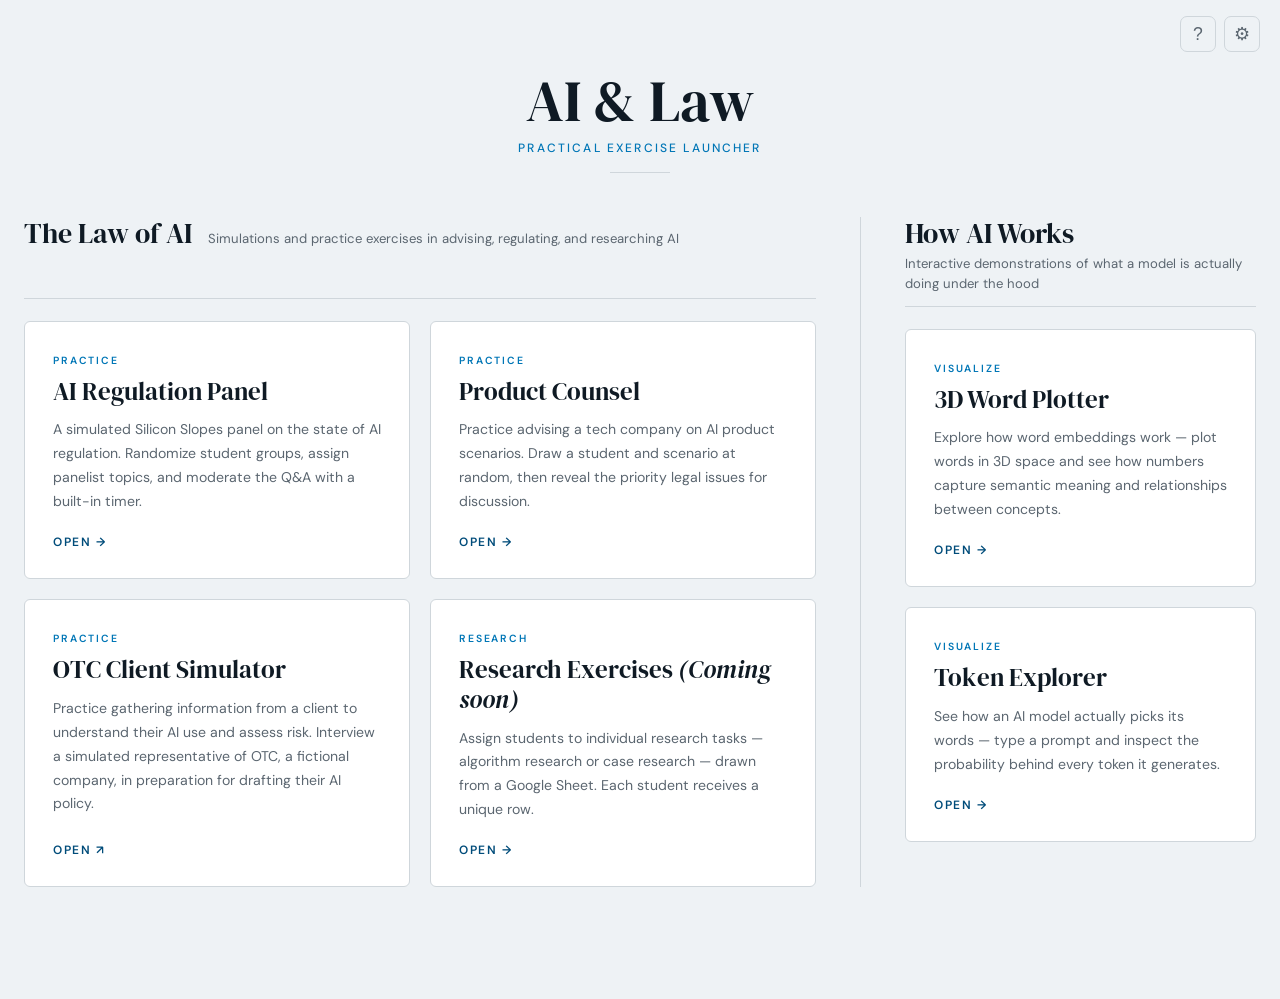
<file: _preview-vertical.html>
<!DOCTYPE html>
<html lang="en">
<head>
<meta charset="utf-8">
<meta name="viewport" content="width=device-width, initial-scale=1">
<title>AI &amp; Law · vertical split preview</title>
<link rel="stylesheet" href="styles.css">
<style>
  /* ── PREVIEW ONLY: vertical (side-by-side) split ── */
  .exercise-columns { width: 100%; }

  @media (min-width: 1000px) {
    .exercise-columns {
      display: grid;
      grid-template-columns: 2fr 1fr;
      gap: 44px;
      align-items: start;
    }
    .exercise-group + .exercise-group { margin-top: 0; }
    .group-mechanics {
      border-left: 1px solid var(--border);
      padding-left: 44px;
    }
    /* keep both card grids starting at the same y even when one description wraps */
    .exercise-columns .group-head {
      min-height: 82px;
      align-content: start;
    }
    .exercise-columns .exercise-grid { grid-template-columns: repeat(2, 1fr); }
    .group-mechanics .exercise-grid { grid-template-columns: 1fr; }
  }
</style>
</head>
<body>

<div id="home-screen">
  <div style="position:absolute;top:16px;right:20px;display:flex;gap:8px;">
    <button class="settings-btn-light" title="Keyboard shortcuts (?)">?</button>
    <button class="settings-btn-light" title="Appearance settings (S)">⚙</button>
  </div>
  <div class="home-wordmark">AI &amp; Law</div>
  <div class="home-subtitle">Practical Exercise Launcher</div>
  <hr class="home-rule">

  <div class="exercise-columns">
    <section class="exercise-group">
      <header class="group-head">
        <h2 class="group-title">The Law of AI</h2>
        <span class="group-desc">Simulations and practice exercises in advising, regulating, and researching AI</span>
      </header>

      <div class="exercise-grid">
        <div class="exercise-card">
          <div class="exercise-card-eyebrow">Practice</div>
          <div class="exercise-card-title">AI Regulation Panel</div>
          <div class="exercise-card-desc">A simulated Silicon Slopes panel on the state of AI regulation. Randomize student groups, assign panelist topics, and moderate the Q&amp;A with a built-in timer.</div>
          <div class="exercise-card-arrow">Open →</div>
        </div>
        <div class="exercise-card">
          <div class="exercise-card-eyebrow">Practice</div>
          <div class="exercise-card-title">Product Counsel</div>
          <div class="exercise-card-desc">Practice advising a tech company on AI product scenarios. Draw a student and scenario at random, then reveal the priority legal issues for discussion.</div>
          <div class="exercise-card-arrow">Open →</div>
        </div>
        <div class="exercise-card">
          <div class="exercise-card-eyebrow">Practice</div>
          <div class="exercise-card-title">OTC Client Simulator</div>
          <div class="exercise-card-desc">Practice gathering information from a client to understand their AI use and assess risk. Interview a simulated representative of OTC, a fictional company, in preparation for drafting their AI policy.</div>
          <div class="exercise-card-arrow">Open ↗</div>
        </div>
        <div class="exercise-card">
          <div class="exercise-card-eyebrow">Research</div>
          <div class="exercise-card-title">Research Exercises <i>(Coming soon)</i></div>
          <div class="exercise-card-desc">Assign students to individual research tasks — algorithm research or case research — drawn from a Google Sheet. Each student receives a unique row.</div>
          <div class="exercise-card-arrow">Open →</div>
        </div>
      </div>
    </section>

    <section class="exercise-group group-mechanics">
      <header class="group-head">
        <h2 class="group-title">How AI Works</h2>
        <span class="group-desc">Interactive demonstrations of what a model is actually doing under the hood</span>
      </header>

      <div class="exercise-grid">
        <div class="exercise-card">
          <div class="exercise-card-eyebrow">Visualize</div>
          <div class="exercise-card-title">3D Word Plotter</div>
          <div class="exercise-card-desc">Explore how word embeddings work — plot words in 3D space and see how numbers capture semantic meaning and relationships between concepts.</div>
          <div class="exercise-card-arrow">Open →</div>
        </div>
        <div class="exercise-card">
          <div class="exercise-card-eyebrow">Visualize</div>
          <div class="exercise-card-title">Token Explorer</div>
          <div class="exercise-card-desc">See how an AI model actually picks its words — type a prompt and inspect the probability behind every token it generates.</div>
          <div class="exercise-card-arrow">Open →</div>
        </div>
      </div>
    </section>
  </div>
</div>

</body>
</html>
</file>
<file: styles.css>
@import url('https://fonts.googleapis.com/css2?family=DM+Serif+Display:ital@0;1&family=DM+Sans:wght@400;500;600&display=swap');

*, *::before, *::after { box-sizing: border-box; margin: 0; padding: 0; }
html { scroll-padding-top: 80px; }

/* ── ROOT VARIABLES (default: Honolulu Blue — keep in step with BUILTIN_SCHEMES[0] in app.js) ── */
:root {
  --font: 'DM Sans', -apple-system, BlinkMacSystemFont, 'Segoe UI', sans-serif;
  --serif: 'DM Serif Display', Georgia, serif;
  --bg: #eef2f5;
  --header: #0076b6;
  --header-text: #ffffff;
  --accent: #b0b7bc;
  --accent-hover: #9aa2a8;
  --link: #004c7a;   /* accent used as text; Honolulu's gray accent is too light to read on cards */
  --card: #ffffff;
  --card-shadow: 0 2px 8px rgba(0,0,0,0.10);
  --text: #0f1a24;
  --muted: #5b6670;
  --border: #cfd6db;
  --btn-secondary-bg: #dde3e7;
  --btn-primary-text: #1e2533;   /* dark text on the light gray accent */
  --radius: 8px;
  --gold: #0076b6;
  --green: #2d6a4f;
  --green-light: #eaf3ee;
  --danger: #dc2626;
  --success: #16a34a;
  --warning-bg: #fef9c3;
  --warning-border: #ca8a04;
  --warning-text: #713f12;
  /* Height of the fixed educational-use footer. Every full-viewport layout below
     subtracts this, so changing it here keeps all of them in step. */
  --disclaimer-h: 32px;
}

body {
  font-family: var(--font);
  background: var(--bg);
  color: var(--text);
  min-height: 100vh;
  padding-bottom: var(--disclaimer-h);
}

/* ── GLOBAL UTILITIES ── */
.hidden { display: none !important; }
.app-wrapper { min-height: calc(100vh - var(--disclaimer-h)); }

/* ── GLOBAL DISCLAIMER FOOTER ── */
#global-disclaimer {
  position: fixed;
  left: 0;
  right: 0;
  bottom: 0;
  z-index: 60;
  display: flex;
  align-items: center;
  justify-content: center;
  gap: 6px;
  height: var(--disclaimer-h);
  padding: 0 14px;
  border-top: 1px solid rgba(255, 255, 255, 0.14);
  background: var(--header);
  color: rgba(255, 255, 255, 0.74);
  font-size: 0.72rem;
  line-height: 1.3;
  text-align: center;
}
#global-disclaimer strong { color: rgba(255, 255, 255, 0.95); font-weight: 600; }
#global-disclaimer .disclaimer-sep { opacity: 0.4; }
#global-disclaimer .disclaimer-link { color: rgba(255, 255, 255, 0.95); text-underline-offset: 2px; }
@media (max-width: 640px) {
  :root { --disclaimer-h: 44px; }
  #global-disclaimer { font-size: 0.66rem; }
  #global-disclaimer .disclaimer-sep,
  #global-disclaimer .disclaimer-link { display: none; } /* a third line would overflow the 44px footer */
  #global-disclaimer { flex-wrap: wrap; gap: 0 6px; }
}

/* ── LANDING SCREEN ── */
#home-screen {
  min-height: calc(100vh - var(--disclaimer-h));
  display: flex;
  flex-direction: column;
  align-items: center;
  padding: 72px 24px 80px;
  position: relative;
}

.settings-btn-light {
  width: 36px; height: 36px;
  border-radius: 7px;
  border: 1px solid var(--border);
  background: transparent;
  color: var(--muted);
  font-size: 1.1rem;
  cursor: pointer;
  display: flex; align-items: center; justify-content: center;
  transition: background 0.15s, border-color 0.15s, color 0.15s;
}
.settings-btn-light:hover {
  background: var(--card);
  border-color: var(--muted);
  color: var(--text);
}

.home-wordmark {
  font-family: var(--serif);
  font-size: clamp(2.4rem, 6vw, 3.6rem);
  font-weight: 400;
  color: var(--text);
  line-height: 1;
  text-align: center;
}

.home-subtitle {
  font-size: 0.75rem;
  font-weight: 500;
  letter-spacing: 0.18em;
  text-transform: uppercase;
  color: var(--gold);
  margin-top: 10px;
  text-align: center;
}

.home-rule {
  border: none;
  border-top: 1px solid var(--border);
  width: 60px;
  margin: 16px auto 44px;
}

/* ── LANDING GROUPS (Law of AI vs. AI in Legal Practice) ── */
.exercise-group {
  width: 100%;
  align-self: stretch;
}

.exercise-group + .exercise-group {
  margin-top: 52px;
}

.group-head {
  display: flex;
  flex-wrap: wrap;
  align-items: baseline;
  gap: 4px 16px;
  padding-bottom: 12px;
  margin-bottom: 22px;
  border-bottom: 1px solid var(--border);
}

.group-title {
  font-family: var(--serif);
  font-size: 1.75rem;
  font-weight: 400;
  line-height: 1.2;
  color: var(--text);
}

.group-desc {
  font-size: 0.82rem;
  line-height: 1.5;
  color: var(--muted);
}

.exercise-grid {
  display: grid;
  grid-template-columns: repeat(2, 1fr);
  gap: 20px;
  width: 100%;
  align-self: stretch;
}

@media (min-width: 700px) {
  .exercise-grid {
    grid-template-columns: repeat(3, 1fr);
  }
}

@media (min-width: 1000px) {
  .exercise-grid {
    grid-template-columns: repeat(4, 1fr);
  }
}

.exercise-card {
  background: var(--card);
  border: 1px solid var(--border);
  border-radius: 6px;
  padding: 32px 28px 28px;
  cursor: pointer;
  transition: box-shadow 0.18s, border-color 0.18s, transform 0.12s;
  display: flex;
  flex-direction: column;
  text-align: left;
  text-decoration: none;
  color: inherit;
}

.exercise-card:hover {
  box-shadow: 0 4px 20px rgba(0,0,0,0.13);
  border-color: var(--accent);
  transform: translateY(-2px);
}

.exercise-card-eyebrow {
  font-size: 0.65rem;
  font-weight: 600;
  letter-spacing: 0.18em;
  text-transform: uppercase;
  color: var(--gold);
  margin-bottom: 10px;
}

.exercise-card-title {
  font-family: var(--serif);
  font-size: 1.55rem;
  font-weight: 400;
  color: var(--text);
  margin-bottom: 12px;
  line-height: 1.2;
}

.exercise-card-desc {
  font-size: 0.88rem;
  line-height: 1.7;
  color: var(--muted);
  flex: 1;
}

.exercise-card-arrow {
  margin-top: 20px;
  font-size: 0.75rem;
  font-weight: 600;
  letter-spacing: 0.14em;
  text-transform: uppercase;
  color: var(--link);
}

/* Card with a secondary link beside the primary "Open" action */
.exercise-card-footer {
  margin-top: 20px;
  display: flex;
  justify-content: space-between;
  align-items: baseline;
  gap: 12px;
  flex-wrap: wrap;
}

.exercise-card-footer .exercise-card-arrow {
  margin-top: 0;
  text-decoration: none;
}

.exercise-card-source {
  font-size: 0.75rem;
  color: var(--muted);
  text-decoration: underline;
  text-underline-offset: 3px;
}

.exercise-card-source:hover {
  color: var(--link);
}

/* ── SHARED HEADER BAR ──
   Painted in the theme's header color. The text/muted/border tokens are
   re-pointed at --header-text inside the bar so every control in it
   (title, icon buttons, nav label, IOF tools) stays legible on it. */
.mod-header-bar {
  --text: var(--header-text);
  --muted: color-mix(in srgb, var(--header-text) 68%, transparent);
  --border: color-mix(in srgb, var(--header-text) 28%, transparent);
  --btn-secondary-bg: color-mix(in srgb, var(--header-text) 14%, transparent);
  background: var(--header);
  color: var(--text);
  border-bottom: 2px solid var(--accent);
  padding: 11px 24px;
  display: flex;
  align-items: center;
  justify-content: space-between;
  position: sticky;
  top: 0;
  z-index: 100;
  box-shadow: 0 2px 8px rgba(0,0,0,0.07);
}

.header-left { display: flex; align-items: center; gap: 10px; }
.header-title { font-size: 1.05rem; font-weight: 700; color: var(--text); }
.header-subtitle { font-size: 0.73rem; color: var(--muted); margin-top: 2px; letter-spacing: 0.04em; text-transform: uppercase; }
.header-right { display: flex; gap: 8px; align-items: center; }
.header-nav { display: flex; align-items: center; gap: 6px; }

.header-btn {
  width: 34px; height: 34px;
  border-radius: 6px;
  border: 1.5px solid var(--border);
  background: transparent;
  color: var(--text);
  font-size: 1rem;
  font-weight: 600;
  cursor: pointer;
  display: flex; align-items: center; justify-content: center;
  transition: background 0.15s, border-color 0.15s;
  flex-shrink: 0;
  user-select: none;
  line-height: 1;
}
.header-btn:hover { background: var(--btn-secondary-bg); border-color: var(--muted); }
.header-btn:disabled { opacity: 0.3; cursor: not-allowed; }
.header-btn:disabled:hover { background: transparent; border-color: var(--border); }

/* ── SHARED FORM CONTROLS ── */
label { font-size: 0.9rem; font-weight: 600; color: var(--muted); display: block; margin-bottom: 6px; }
input[type="text"], input[type="number"] {
  border: 1px solid var(--border);
  border-radius: 6px;
  padding: 8px 12px;
  font-size: 1rem;
  font-family: var(--font);
  color: var(--text);
  background: var(--card);
  outline: none;
  transition: border-color 0.15s;
}
input[type="text"]:focus, input[type="number"]:focus { border-color: var(--accent); }
input[type="number"] { width: 72px; text-align: center; }

/* ── SHARED BUTTONS ── */
.btn {
  display: inline-flex;
  align-items: center;
  gap: 6px;
  padding: 10px 20px;
  border-radius: 6px;
  border: none;
  font-size: 0.95rem;
  font-family: var(--font);
  font-weight: 600;
  cursor: pointer;
  transition: background 0.15s, opacity 0.15s;
  text-decoration: none;
}
/* Button roles — pick by what the button does, not how prominent it should feel:
   .btn-primary   the one action that moves the screen forward (Start, Submit, Generate,
                  Save & Push). At most one per screen, or per self-contained card (a
                  settings section, the presentation timer).
   .btn-secondary supporting form actions (Create Groups, Assign, Quick Fill, Add, Clear, Reset).
   .btn-ghost     tool and view controls on presentation screens (Export, Copy link, Reset
                  view, sample-data toggles, Show issues) — quiet so they don't pull focus.
   .btn-danger    permanent deletion only. */
.btn-primary { background: var(--accent); color: var(--btn-primary-text, #fff); }
.btn-primary:hover { background: var(--accent-hover); }
.btn-secondary { background: var(--btn-secondary-bg); color: var(--text); }
.btn-secondary:hover { filter: brightness(0.92); }
.btn-ghost { background: transparent; border: 1px solid var(--border); color: var(--muted); }
.btn-ghost:hover { color: var(--text); border-color: var(--muted); }
.btn-danger { background: var(--danger); color: #fff; }
.btn-danger:hover { background: #b91c1c; }
.btn:disabled { opacity: 0.45; cursor: not-allowed; }
.btn-sm { padding: 7px 14px; font-size: 0.85rem; }
.btn-row { display: flex; gap: 10px; flex-wrap: wrap; align-items: center; margin-top: 16px; }

/* ── SHARED MODAL ── */
.modal-overlay {
  display: none;
  position: fixed;
  inset: 0;
  background: rgba(0,0,0,0.5);
  z-index: 500;
  align-items: center;
  justify-content: center;
}
.modal-overlay.open { display: flex; }
.modal-box {
  background: var(--card);
  box-shadow: var(--card-shadow);
  border-radius: 10px;
  padding: 32px;
  max-width: 560px;
  width: 90%;
  max-height: 85vh;
  overflow-y: auto;
  position: relative;
}
.modal-close {
  position: absolute;
  top: 14px; right: 16px;
  background: none;
  border: none;
  font-size: 1.5rem;
  cursor: pointer;
  color: var(--muted);
  line-height: 1;
}
.modal-close:hover { color: var(--text); }
.modal-box h2 { font-size: 1.3rem; margin-bottom: 18px; color: var(--text); }
.modal-box h3 { font-size: 1rem; font-weight: 700; margin: 16px 0 8px; color: var(--text); }
.modal-box h4 { font-size: 0.78rem; font-weight: 700; text-transform: uppercase; letter-spacing: 0.07em; color: var(--muted); margin: 18px 0 8px; }
.modal-box p { font-size: 0.95rem; line-height: 1.65; color: var(--text); margin-bottom: 10px; }
.modal-box ul { padding-left: 20px; }
.modal-box ul li { font-size: 0.95rem; line-height: 1.65; color: var(--text); margin-bottom: 6px; }

.shortcut-list { list-style: none; padding: 0; margin: 0 0 4px; }
.shortcut-list li { display: flex; align-items: center; gap: 12px; padding: 5px 0; border-bottom: 1px solid var(--border); font-size: 0.9rem; color: var(--text); }
.shortcut-list li:last-child { border-bottom: none; }
.shortcut-list kbd { font-family: monospace; background: var(--bg); border: 1px solid var(--border); border-radius: 4px; padding: 1px 7px; font-size: 0.82rem; min-width: 44px; text-align: center; white-space: nowrap; flex-shrink: 0; color: var(--text); }
.token-help-note {
  margin-top: 10px;
  padding: 10px 12px;
  border-left: 3px solid var(--accent);
  border-radius: 0 5px 5px 0;
  background: var(--bg);
  color: var(--text);
  font-size: 0.84rem;
  line-height: 1.55;
}
.token-help-note strong { color: var(--text); }
.token-help-note a {
  color: var(--link);
  font-weight: 600;
  text-underline-offset: 2px;
}
.token-whitespace-help code {
  padding: 1px 5px;
  border: 1px solid var(--border);
  border-radius: 4px;
  background: var(--bg);
  color: var(--link);
  font-weight: 700;
}
.help-credit { font-size: 0.78rem; color: var(--muted); text-align: center; margin-top: 20px; padding-top: 14px; border-top: 1px solid var(--border); }

/* ── SETTINGS MODAL TABS ── */
.settings-tabs { display: flex; border-bottom: 2px solid var(--border); margin: 0 0 22px; }
.settings-tab {
  background: none; border: none; border-bottom: 3px solid transparent; margin-bottom: -2px;
  padding: 10px 16px; font-size: 0.88rem; font-weight: 600; color: var(--muted);
  cursor: pointer; transition: color 0.15s; white-space: nowrap; font-family: inherit;
}
.settings-tab:hover { color: var(--text); }
.settings-tab.active { color: var(--link); border-bottom-color: var(--accent); }
.settings-tab-panel { display: none; }
.settings-tab-panel.active { display: block; }

/* ── PLOTTER HINT TEXT ── */
.plotter-hint { font-size: 0.8rem; color: var(--muted); margin: 5px 0 0; line-height: 1.4; }

/* ── PANEL EXERCISE STYLES ── */

/* Loading / Error */
#loading-screen {
  display: flex;
  flex-direction: column;
  align-items: center;
  justify-content: center;
  min-height: 60vh;
  gap: 18px;
  position: relative;
}
.spinner {
  width: 48px; height: 48px;
  border: 5px solid var(--border);
  border-top-color: var(--accent);
  border-radius: 50%;
  animation: spin 0.8s linear infinite;
}
@keyframes spin { to { transform: rotate(360deg); } }
.loading-text { color: var(--muted); font-size: 1rem; }

#error-screen {
  display: none;
  flex-direction: column;
  align-items: center;
  justify-content: center;
  min-height: 60vh;
  gap: 16px;
  padding: 32px;
  text-align: center;
  position: relative;
}
.error-icon { font-size: 3rem; }
.error-msg { font-size: 1.05rem; color: var(--danger); max-width: 520px; line-height: 1.6; }
.error-hint { font-size: 0.9rem; color: var(--muted); max-width: 480px; line-height: 1.5; }

/* Screens */
.screen { display: none; }
.screen.active { display: block; }
.counsel-screen { display: none; }
.counsel-screen.active { display: block; }

/* Section cards */
.section-card {
  background: var(--card);
  border-radius: var(--radius);
  box-shadow: var(--card-shadow);
  padding: 24px;
  margin-bottom: 24px;
}
.section-title {
  font-size: 1.1rem;
  font-weight: 700;
  margin-bottom: 16px;
  color: var(--text);
  border-bottom: 2px solid var(--border);
  padding-bottom: 10px;
}

/* Names textarea */
#names-textarea {
  width: 100%;
  min-height: 130px;
  border: 1px solid var(--border);
  border-radius: 6px;
  padding: 10px 12px;
  font-size: 1rem;
  font-family: var(--font);
  color: var(--text);
  background: var(--card);
  resize: vertical;
  outline: none;
  transition: border-color 0.15s;
  line-height: 1.6;
}
#names-textarea:focus { border-color: var(--accent); }
.names-hint { font-size: 0.82rem; color: var(--muted); margin-top: 6px; }

/* Stepper */
.stepper-row { display: flex; align-items: center; gap: 10px; margin-bottom: 4px; }

/* Warnings */
.inline-warning {
  display: none;
  background: var(--warning-bg);
  border: 1px solid var(--warning-border);
  color: var(--warning-text);
  border-radius: 6px;
  padding: 10px 14px;
  font-size: 0.9rem;
  margin-top: 12px;
}
.inline-warning.show { display: block; }

/* ── SHARED LABEL STYLES ── */
/* Caps labels (panel exercise) — theme label color, like the landing-page eyebrows */
.group-card-title, .opening-card-name, .qa-drawn-label, .advanced-subtitle {
  font-size: 0.8rem;
  font-weight: 700;
  text-transform: uppercase;
  letter-spacing: 0.06em;
  color: var(--gold);
}
/* Gold caps labels (dark surfaces — counsel result card) */
.called-label, .scenario-label, .risks-label {
  font-size: 0.65rem;
  font-weight: 600;
  letter-spacing: 0.18em;
  text-transform: uppercase;
  color: var(--gold);
}

/* Groups */
#groups-display { margin-top: 18px; }
.groups-grid {
  display: grid;
  grid-template-columns: repeat(auto-fill, minmax(200px, 1fr));
  gap: 14px;
  margin-top: 10px;
}
.group-card {
  background: transparent;
  border: 1.5px solid var(--accent);
  border-radius: var(--radius);
  padding: 14px;
}
.group-card-title { margin-bottom: 8px; }
.group-member { padding: 6px 0; border-bottom: 1px solid var(--border); font-size: 0.95rem; }
.group-member:last-child { border-bottom: none; }
.group-member-name { font-weight: 600; color: var(--text); }
.group-member-prompt { font-size: 1rem; color: var(--text); margin-top: 4px; line-height: 1.45; }

/* Opening remarks */
.opening-cards { display: flex; flex-direction: column; gap: 14px; }
.opening-card {
  background: transparent;
  border: 1.5px solid var(--accent);
  border-radius: var(--radius);
  padding: 16px;
}
.opening-card-name { margin-bottom: 6px; }
.opening-card-script { font-size: 1.05rem; line-height: 1.65; color: var(--text); }

/* Q&A */
.qa-drawn-card {
  background: transparent;
  border: 1.5px solid var(--accent);
  border-radius: var(--radius);
  padding: 16px;
  margin-top: 14px;
}
.qa-drawn-label { margin-bottom: 6px; }
.qa-drawn-script { font-size: 1.1rem; line-height: 1.65; color: var(--text); }
.qa-exhausted { display: none; text-align: center; color: var(--muted); font-size: 0.95rem; padding: 12px; margin-top: 10px; }
.qa-exhausted.show { display: block; }

/* Question history */
#q-secondary-buttons { margin-top: 16px; }
#q-history-list { display: none; margin-top: 12px; border-top: 1px solid var(--border); padding-top: 12px; }
#q-history-list.show { display: block; }
.history-item { padding: 10px 0; border-bottom: 1px solid var(--border); font-size: 0.9rem; color: var(--muted); line-height: 1.5; }
.history-item:last-child { border-bottom: none; }
.history-num { font-weight: 700; color: var(--text); margin-right: 6px; }

/* Timer */
.collapsible-header { display: flex; align-items: center; justify-content: space-between; cursor: pointer; user-select: none; }
.collapsible-header .toggle-icon { font-size: 0.85rem; color: var(--muted); }
.collapsible-body { display: none; margin-top: 16px; }
.collapsible-body.expanded { display: block; }

.timer-display {
  font-size: 3.5rem;
  font-weight: 700;
  text-align: center;
  font-variant-numeric: tabular-nums;
  color: var(--text);
  margin: 18px 0;
  letter-spacing: 0.03em;
}
.timer-controls { display: flex; flex-direction: column; gap: 14px; align-items: center; }
.timer-mode-row { display: flex; gap: 20px; align-items: center; }
.timer-mode-row label { display: flex; align-items: center; gap: 6px; font-size: 0.95rem; font-weight: 600; color: var(--text); cursor: pointer; margin: 0; }
.timer-countdown-inputs { display: flex; align-items: center; gap: 8px; font-size: 0.95rem; }
.timer-countdown-inputs input[type="number"] { width: 64px; }
.timer-btn-row { display: flex; gap: 10px; }
.timer-warn-row { display: flex; align-items: center; gap: 10px; flex-wrap: wrap; font-size: 0.88rem; color: var(--muted); margin-top: 6px; }
.timer-warn-row input[type="number"] { width: 56px; }
.timer-warn-row label { margin: 0; font-size: 0.88rem; }

@keyframes timer-flash {
  0%, 100% { background: var(--card); }
  50% { background: rgba(220,38,38,0.18); }
}
.timer-flash-active { animation: timer-flash 0.7s ease-in-out 2; }
.timer-flash-done { background: rgba(220,38,38,0.22) !important; }

.warn-entry-row { display:flex; align-items:center; gap:8px; margin-bottom:6px; }
.warn-entry-row label { margin:0; font-size:0.88rem; font-weight:500; color:var(--text); display:flex; align-items:center; gap:4px; cursor:pointer; }
.warn-entry-row input[type="number"] { width:60px; }
.warn-remove-btn { background:none; border:none; cursor:pointer; color:var(--muted); font-size:1rem; padding:2px 5px; line-height:1; }
.warn-remove-btn:hover { color:var(--danger); }

/* Mod nav */
.group-nav-label {
  font-size: 0.88rem;
  font-weight: 600;
  color: var(--muted);
  text-align: center;
  white-space: nowrap;
}

/* Advanced section */
.advanced-subsection { padding: 16px 0; }
.advanced-subsection:first-child { padding-top: 4px; }
.advanced-subtitle { margin-bottom: 12px; }
.advanced-divider { border: none; border-top: 1px solid var(--border); margin: 4px 0; }

/* Settings color controls */
.scheme-row { display: flex; align-items: center; gap: 10px; flex-wrap: wrap; margin-bottom: 16px; }
.scheme-row label { margin: 0; }
.scheme-row select {
  border: 1px solid var(--border);
  border-radius: 6px;
  padding: 7px 10px;
  font-size: 0.95rem;
  font-family: var(--font);
  color: var(--text);
  background: var(--card);
  cursor: pointer;
  outline: none;
}
.color-grid { display: flex; flex-wrap: wrap; gap: 18px; margin-top: 8px; }
.color-row { display: flex; flex-direction: column; align-items: flex-start; gap: 6px; min-width: 100px; }
.color-row label { margin: 0; font-size: 0.85rem; }
.color-row input[type="color"] {
  width: 52px; height: 52px;
  border: 1px solid var(--border);
  border-radius: 6px;
  padding: 2px;
  cursor: pointer;
  background: var(--card);
  display: block;
}
.color-hex-input {
  width: 90px;
  font-size: 0.82rem;
  font-family: monospace;
  padding: 4px 7px;
  border: 1px solid var(--border);
  border-radius: 5px;
  background: var(--card);
  color: var(--text);
  outline: none;
}
.color-hex-input:focus { border-color: var(--accent); }

/* ── COUNSEL EXERCISE STYLES ── */
.counsel-content {
  display: flex;
  flex-direction: column;
  align-items: center;
  padding: 40px 20px 72px;
  width: 100%;
}

#counsel-app .c-card {
  background: var(--card);
  border: 1px solid var(--border);
  border-radius: 4px;
  padding: 24px 28px;
  width: 100%;
  max-width: 640px;
  margin-bottom: 12px;
}

.field-label {
  font-size: 0.7rem;
  font-weight: 600;
  letter-spacing: 0.14em;
  text-transform: uppercase;
  color: var(--muted);
  display: block;
  margin-bottom: 8px;
}

.field-hint {
  font-size: 0.72rem;
  color: var(--muted);
  margin-bottom: 10px;
  display: block;
  line-height: 1.5;
}

.field-hint code {
  background: var(--bg);
  padding: 1px 5px;
  border-radius: 3px;
  font-size: 0.7rem;
  color: var(--link);
}

#counsel-app input[type="text"] {
  width: 100%;
  background: var(--bg);
}

#counsel-app textarea {
  width: 100%;
  min-height: 100px;
  border: 1px solid var(--border);
  border-radius: 3px;
  background: var(--bg);
  font-family: var(--font);
  font-size: 0.95rem;
  color: var(--text);
  resize: vertical;
  outline: none;
  padding: 10px 12px;
  line-height: 1.7;
  transition: border-color 0.15s;
}
#counsel-app textarea:focus { border-color: var(--accent); }
#counsel-app textarea::placeholder { color: #b0a898; }

#csv-status { font-size: 0.75rem; margin-top: 8px; min-height: 18px; color: var(--muted); }
#csv-status.ok { color: var(--green); }
#csv-status.err { color: var(--link); }

.c-btn-row {
  display: flex;
  gap: 10px;
  width: 100%;
  max-width: 640px;
  margin-bottom: 32px;
}



#counsel-result {
  width: 100%;
  max-width: 640px;
  display: none;
}
#counsel-result.visible { display: block; }

.result-card {
  background: var(--card);
  color: var(--text);
  border-radius: 4px;
  padding: 36px 36px 28px;
  position: relative;
  overflow: hidden;
  margin-bottom: 12px;
  box-shadow: var(--card-shadow);
}
.result-card::before {
  content: '';
  position: absolute;
  top: 0; left: 0; right: 0;
  height: 3px;
  background: linear-gradient(90deg, var(--accent), var(--gold));
}

.called-label { margin-bottom: 6px; }
.called-name {
  font-family: var(--serif);
  font-size: clamp(2.2rem, 6vw, 3.4rem);
  line-height: 1.1;
  margin-bottom: 30px;
  animation: rise 0.35s ease both;
}
.scenario-sep { border: none; border-top: 1px solid var(--border); margin-bottom: 22px; }
.scenario-label { margin-bottom: 8px; }
.scenario-title {
  font-family: var(--serif);
  font-style: italic;
  font-size: 1.15rem;
  color: var(--text);
  margin-bottom: 12px;
  animation: rise 0.35s 0.08s ease both;
}
.scenario-text {
  font-size: 0.92rem;
  line-height: 1.8;
  color: var(--muted);
  animation: rise 0.35s 0.16s ease both;
}

.btn-reveal {
  display: block;
  width: 100%;
  margin-top: 22px;
  padding: 11px;
  font-family: var(--font);
  font-size: 0.72rem;
  font-weight: 600;
  letter-spacing: 0.16em;
  text-transform: uppercase;
  border-radius: 3px;
  cursor: pointer;
  transition: border-color 0.15s, color 0.15s;
}

.risks-panel { display: none; margin-top: 18px; padding-top: 18px; border-top: 1px solid var(--border); animation: rise 0.3s ease both; }
.risks-panel.visible { display: block; }
.risks-label { margin-bottom: 10px; font-weight: 600; color: var(--text); }

.risks-md { color: var(--muted); font-size: 0.88rem; line-height: 1.75; }
.risks-md p { margin-bottom: 0.6em; }
.risks-md ul, .risks-md ol { padding-left: 1.2em; margin-bottom: 0.6em; }
.risks-md li { margin-bottom: 0.35em; color: var(--muted); }
.risks-md strong { color: var(--text); font-weight: 600; }
.risks-md em { color: var(--text); }
.risks-md p:last-child, .risks-md li:last-child { margin-bottom: 0; }


@keyframes rise {
  from { opacity: 0; transform: translateY(6px); }
  to   { opacity: 1; transform: translateY(0); }
}

/* ══════════════════════════════════════════════════
   3D PLOTTER — structural styles only.
   Colors use the main app's CSS variables so the
   sidebar automatically follows the active scheme.
   ══════════════════════════════════════════════════ */

#plotter-app {
  display: flex;
  flex-direction: column;
  height: calc(100vh - var(--disclaimer-h));
  overflow: hidden;
}

#plotter-shell {
  display: flex;
  flex: 1;
  min-height: 0;
  overflow: hidden;
}

#plotter-panel {
  width: 220px;
  flex-shrink: 0;
  background-color: var(--card);
  border-right: 1px solid var(--border);
  display: flex;
  flex-direction: column;
  overflow-y: auto;
  overflow-x: hidden;
  box-shadow: var(--card-shadow);
}
#plotter-panel::-webkit-scrollbar { width: 5px; }
#plotter-panel::-webkit-scrollbar-track { background: transparent; }
#plotter-panel::-webkit-scrollbar-thumb { background: var(--border); border-radius: 3px; }

.plotter-section {
  padding: 12px 14px;
  border-bottom: 1px solid var(--border);
  display: flex;
  flex-direction: column;
  gap: 8px;
}

.plotter-checkbox-label {
  display: flex;
  align-items: center;
  gap: 8px;
  font-size: .88rem;
  font-weight: 500;
  cursor: pointer;
  user-select: none;
  color: var(--text);
  margin: 0;
}
.plotter-checkbox-label input[type="checkbox"] {
  accent-color: var(--accent);
  cursor: pointer;
  flex-shrink: 0;
}

.plotter-input-row {
  display: flex;
  align-items: center;
  gap: 8px;
}
.plotter-input-row > input[type="checkbox"] {
  accent-color: var(--accent);
  cursor: pointer;
  flex-shrink: 0;
}
.plotter-input-row > label {
  font-size: .85rem;
  font-weight: 700;
  width: 14px;
  flex-shrink: 0;
  margin: 0;
}
.plotter-input-row > input[type="text"] {
  flex: 1;
  min-width: 0;
  font-size: .85rem;
  padding: 5px 8px;
}

.plotter-status-text {
  font-size: .8rem;
  color: var(--muted);
  line-height: 1.5;
  word-break: break-word;
}
.plotter-status-text.loading { opacity: .7; }
.plotter-status-text.error   { color: var(--danger); }

.plotter-stats-text {
  font-size: .73rem;
  color: var(--muted);
  opacity: .7;
  line-height: 1.6;
  font-family: 'Consolas', 'Menlo', monospace;
  white-space: pre;
}

#plotter-qr-placeholder { width: 100%; }
.plotter-qr-empty {
  width: 100%;
  aspect-ratio: 1;
  border: 2px dashed var(--border);
  border-radius: 6px;
  display: flex;
  align-items: center;
  justify-content: center;
  font-size: .72rem;
  color: var(--muted);
  opacity: .5;
  letter-spacing: .06em;
  text-transform: uppercase;
}

#plotter-plot-area {
  flex: 1;
  min-width: 0;
  display: flex;
  flex-direction: column;
  background-color: var(--bg);
  position: relative;
}
#plotter-plot { flex: 1; width: 100%; height: 100%; }

#plotter-demo-badge,
#cite-demo-badge {
  position: absolute;
  top: 12px;
  left: 50%;
  transform: translateX(-50%);
  z-index: 5;
  pointer-events: none;
  padding: 4px 12px;
  border-radius: 999px;
  border: 1px solid var(--accent);
  background-color: var(--card);
  color: var(--link);
  font-size: .72rem;
  font-weight: 700;
  letter-spacing: .04em;
  text-transform: uppercase;
  opacity: .9;
}

/* ── TOKEN EXPLORER ── */
#token-app {
  display: flex;
  flex-direction: column;
  height: calc(100vh - var(--disclaimer-h));
  overflow: hidden;
}

#token-shell {
  display: flex;
  flex: 1;
  min-height: 0;
}

#token-main {
  flex: 1;
  min-width: 0;
  padding: 28px 20px;
  max-width: 1500px;
  margin: 0 auto;
  width: 100%;
  overflow-y: auto;
}

#token-panel {
  width: 220px;
  flex-shrink: 0;
  background-color: var(--card);
  border-right: 1px solid var(--border);
  display: flex;
  flex-direction: column;
  overflow-y: auto;
}

#token-layout {
  display: flex;
  flex-direction: column;
  gap: 20px;
}
#token-prompt-card { margin-bottom: 0; }

#token-temperature { accent-color: var(--accent); }
#token-temperature:disabled { opacity: 0.5; }

.token-compare-toggle {
  display: flex;
  align-items: center;
  gap: 7px;
  margin: 10px 0 0;
  color: var(--text);
  font-size: 0.82rem;
  font-weight: 600;
  cursor: pointer;
}
.token-compare-toggle input {
  margin: 0;
  accent-color: var(--accent);
}
.token-info-icon {
  position: relative;
  display: inline-flex;
  align-items: center;
  justify-content: center;
  width: 16px;
  height: 16px;
  border: 1px solid var(--muted);
  border-radius: 50%;
  color: var(--muted);
  font-family: Georgia, serif;
  font-size: 0.7rem;
  font-weight: 700;
  cursor: help;
}
.token-info-icon::after {
  content: attr(data-tooltip);
  position: absolute;
  z-index: 20;
  left: 50%;
  bottom: calc(100% + 8px);
  width: 230px;
  padding: 8px 10px;
  border: 1px solid var(--border);
  border-radius: 6px;
  background: var(--text);
  color: var(--card);
  box-shadow: var(--card-shadow);
  font-family: var(--font);
  font-size: 0.75rem;
  font-weight: 400;
  line-height: 1.4;
  opacity: 0;
  pointer-events: none;
  transform: translate(-50%, 4px);
  transition: opacity 0.15s, transform 0.15s;
}
.token-info-icon:hover::after,
.token-info-icon:focus::after {
  opacity: 1;
  transform: translate(-50%, 0);
}

/* The side panel is only ~220px wide and scrolls (overflow:auto), so it clips the
   hover tooltip used elsewhere. Panel info icons expand an inline note instead,
   which cannot be clipped and also works on touch, where hover never fires. */
.token-info-toggle {
  padding: 0;
  background: none;
  font-family: Georgia, serif;
  cursor: pointer;
}
.token-info-toggle::after { content: none; }
.token-info-toggle[aria-expanded="true"] {
  border-color: var(--accent);
  color: var(--link);
}
.token-info-note {
  margin: 8px 0 0;
  padding: 8px 10px;
  border-left: 2px solid var(--accent);
  border-radius: 0 4px 4px 0;
  background: var(--bg);
  color: var(--muted);
  font-size: 0.78rem;
  line-height: 1.5;
}

.token-alt-row.chosen .token-alt-label { font-weight: 700; color: var(--link); }

.token-param-warning {
  margin: 14px 0 0;
  padding: 9px 11px;
  border: 1px solid var(--warning-border);
  border-left-width: 3px;
  border-radius: 5px;
  background: var(--warning-bg);
  color: var(--warning-text);
  font-size: 0.78rem;
  line-height: 1.5;
}

.token-privacy-notice {
  margin-bottom: 12px;
  padding: 10px 12px;
  border: 1px solid var(--warning-border);
  border-left-width: 3px;
  border-radius: 5px;
  background: var(--warning-bg);
  color: var(--warning-text);
  font-size: 0.79rem;
  line-height: 1.55;
}
.token-privacy-notice strong { display: block; margin-bottom: 3px; font-weight: 700; }

.token-advanced-field { margin-bottom: 14px; }
.token-advanced-field:last-child { margin-bottom: 0; }
.token-advanced-label {
  display: flex;
  align-items: center;
  gap: 7px;
  margin-bottom: 6px;
  color: var(--text);
  font-size: 0.82rem;
  font-weight: 600;
}

#token-system-card { margin-bottom: 0; }
.token-optional-tag {
  margin-left: 8px;
  padding: 2px 7px;
  border: 1px solid var(--border);
  border-radius: 10px;
  color: var(--muted);
  font-size: 0.68rem;
  font-weight: 600;
  letter-spacing: 0.04em;
  text-transform: uppercase;
  vertical-align: middle;
}
.token-system-notice {
  display: flex;
  align-items: center;
  justify-content: space-between;
  gap: 12px;
  flex-wrap: wrap;
  margin-bottom: 10px;
  padding: 9px 12px;
  border-left: 3px solid var(--accent);
  border-radius: 0 5px 5px 0;
  background: var(--bg);
  color: var(--text);
  font-size: 0.84rem;
  line-height: 1.5;
}
.token-system-meta {
  display: flex;
  align-items: center;
  justify-content: space-between;
  gap: 12px;
  margin-top: 8px;
}
.token-system-meta .plotter-hint { margin: 0; }
.token-system-meta .plotter-hint.error { color: var(--danger); font-weight: 600; }

.token-request-viewer {
  margin-top: 14px;
  padding-top: 12px;
  border-top: 1px solid var(--border);
}
.token-request-viewer > summary {
  cursor: pointer;
  color: var(--muted);
  font-size: 0.82rem;
  font-weight: 600;
  user-select: none;
}
.token-request-viewer > summary:hover { color: var(--text); }
.token-request-viewer > .plotter-hint { margin: 8px 0 0; }
.token-request-block { margin-top: 10px; }
.token-request-block-title {
  margin-bottom: 5px;
  color: var(--muted);
  font-size: 0.75rem;
  font-weight: 700;
  letter-spacing: 0.03em;
  text-transform: uppercase;
}
.token-request-block pre {
  max-height: 320px;
  margin: 0;
  padding: 10px 12px;
  overflow: auto;
  border: 1px solid var(--border);
  border-radius: 6px;
  background: var(--bg);
  color: var(--text);
  font-size: 0.78rem;
  line-height: 1.5;
  white-space: pre;
}

.token-prompt-actions { width: 100%; }
.token-live-actions {
  display: inline-flex;
  align-items: center;
  gap: 10px;
  flex-wrap: wrap;
}
.token-sample-control {
  display: inline-flex;
  align-items: stretch;
  gap: 8px;
  min-width: 0;
  margin-left: auto;
}
.token-sample-control .btn { white-space: nowrap; }
.token-sample-control select {
  width: min(310px, 42vw);
  min-width: 0;
  border: 1px solid var(--border);
  border-radius: 5px;
  padding: 8px 30px 8px 10px;
  background: var(--bg);
  color: var(--text);
  font: inherit;
  text-overflow: ellipsis;
  white-space: nowrap;
}

#token-results {
  display: flex;
  flex-direction: column;
  gap: 20px;
}
#token-results > .section-card { margin-bottom: 0; }

.token-single-alternatives {
  margin-top: 14px;
  padding-top: 14px;
  border-top: 1px solid var(--border);
}

#token-comparison-results {
  display: flex;
  flex-direction: column;
  gap: 20px;
}
.token-comparison-response { margin-bottom: 0; }
.token-comparison-error {
  margin: 0;
  color: var(--danger);
  font-size: 0.88rem;
  line-height: 1.5;
}
.token-comparison-loading {
  color: var(--muted);
  font-size: 0.88rem;
}

#token-cached-card { margin-bottom: 0; }
.token-cached-intro { margin: 0 0 16px; }
.token-cached-controls {
  display: flex;
  align-items: flex-end;
  gap: 20px;
  flex-wrap: wrap;
  margin-bottom: 18px;
}
.token-cached-controls > label {
  flex: 1 1 320px;
  margin: 0;
  font-size: 0.85rem;
  font-weight: 700;
}
.token-cached-controls select {
  display: block;
  width: 100%;
  margin-top: 6px;
  padding: 8px 10px;
  border: 1px solid var(--border);
  border-radius: 5px;
  background: var(--bg);
  color: var(--text);
  font: inherit;
}
.token-temperature-options {
  display: flex;
  align-items: center;
  gap: 14px;
  margin: 0;
  padding: 0;
  border: 0;
}
.token-temperature-options legend {
  margin-bottom: 6px;
  font-size: 0.85rem;
  font-weight: 700;
}
.token-temperature-options label {
  display: inline-flex;
  align-items: center;
  gap: 5px;
  margin: 0;
  font-size: 0.9rem;
  cursor: pointer;
}
.token-temperature-options input { accent-color: var(--accent); }
#token-cached-responses {
  display: flex;
  flex-direction: column;
  gap: 14px;
}
.token-cached-response {
  border: 1px solid var(--border);
  border-left: 4px solid var(--accent);
  border-radius: 6px;
  padding: 14px 16px;
  background: var(--bg);
}
.token-cached-response-title {
  margin-bottom: 8px;
  color: var(--link);
  font-size: 0.8rem;
  font-weight: 700;
  letter-spacing: 0.06em;
  text-transform: uppercase;
}
.token-cached-output {
  color: var(--text);
  line-height: 1.9;
  white-space: pre-wrap;
}
.token-cached-instructions {
  margin: 8px 0 0;
  font-size: 0.78rem;
  color: var(--muted);
}
.token-cached-alternatives {
  margin-top: 14px;
  padding-top: 14px;
  border-top: 1px solid var(--border);
}
.token-cached-alternatives-title {
  margin-bottom: 8px;
  font-size: 0.9rem;
  font-weight: 700;
  color: var(--text);
}
.token-cached-empty { color: var(--muted); font-size: 0.88rem; }

@media (min-width: 820px) {
  #token-output-card .token-single-response-layout,
  #token-comparison-results .token-comparison-response,
  #token-cached-responses .token-cached-response {
    display: grid;
    grid-template-columns: minmax(0, 1.15fr) minmax(280px, 0.85fr);
    column-gap: 24px;
    align-items: start;
  }

  #token-comparison-results .token-cached-response-title,
  #token-cached-responses .token-cached-response-title {
    grid-column: 1 / -1;
  }

  #token-comparison-results .token-thinking,
  #token-comparison-results .token-cached-output,
  #token-comparison-results .token-usage,
  #token-comparison-results .token-cached-instructions,
  #token-cached-responses .token-cached-output,
  #token-cached-responses .token-cached-instructions {
    grid-column: 1;
  }

  #token-output-card .token-single-alternatives,
  #token-comparison-results .token-cached-alternatives,
  #token-cached-responses .token-cached-alternatives {
    grid-column: 2;
    margin-top: 0;
    padding: 0 0 0 24px;
    border-top: 0;
    border-left: 1px solid var(--border);
  }

  #token-output-card .token-single-alternatives {
    grid-row: 1;
  }

  #token-comparison-results .token-cached-alternatives,
  #token-cached-responses .token-cached-alternatives {
    grid-row: 2 / span 4;
  }

  #token-comparison-results .token-comparison-loading,
  #token-comparison-results .token-comparison-error {
    grid-column: 1 / -1;
  }
}

@media (max-width: 620px) {
  .token-prompt-actions { align-items: stretch; }
  .token-live-actions { width: 100%; }
  .token-sample-control { width: 100%; margin-left: 0; }
  .token-sample-control select { flex: 1; width: auto; }
}


#token-output {
  line-height: 1.9;
  font-size: 1rem;
  white-space: pre-wrap;
}

/* Thinking: plain text with no probabilities, so it reads as a note beside the
   answer rather than as token pills. */
.token-thinking {
  margin: 0 0 12px;
  padding: 9px 12px;
  border: 1px dashed var(--border);
  border-left: 3px solid var(--gold);
  border-radius: 5px;
  background: color-mix(in srgb, var(--gold) 7%, transparent);
}
.token-thinking-label {
  margin-bottom: 4px;
  color: var(--muted);
  font-size: 0.72rem;
  font-weight: 700;
  letter-spacing: 0.06em;
  text-transform: uppercase;
}
.token-thinking-text {
  color: var(--muted);
  font-size: 0.88rem;
  font-style: italic;
  line-height: 1.6;
  white-space: pre-wrap;
}
.token-thinking-note {
  margin: 6px 0 0;
  color: var(--muted);
  font-size: 0.72rem;
}

.token-output-heading {
  display: flex;
  align-items: center;
  justify-content: space-between;
  gap: 12px;
}

.token-usage {
  margin: 10px 0 0;
  color: var(--muted);
  font-size: 0.72rem;
  line-height: 1.5;
  font-variant-numeric: tabular-nums;
}
.token-usage-item:not(:last-child)::after {
  content: ' · ';
  color: var(--border);
}
.token-usage-item:first-child {
  color: var(--text);
  font-weight: 600;
}

.token-render-toggle {
  display: inline-flex;
  align-items: center;
  gap: 6px;
  margin: 0;
  color: var(--muted);
  font-size: 0.8rem;
  font-weight: 600;
  cursor: pointer;
  white-space: nowrap;
}
.token-render-toggle input { margin: 0; }

.token-rendered { line-height: 1.6; overflow-wrap: anywhere; }
.token-rendered > :first-child { margin-top: 0; }
.token-rendered > :last-child { margin-bottom: 0; }
.token-rendered blockquote {
  margin: 0.8em 0;
  padding: 0.15em 0 0.15em 1em;
  border-left: 3px solid var(--accent);
  color: var(--muted);
}
.token-pill {
  display: inline;
  padding: 1px 1px 1px 0;
  border-radius: 3px;
  border-right: 1px solid rgba(120, 110, 95, 0.22);
  cursor: pointer;
  box-decoration-break: clone;
  -webkit-box-decoration-break: clone;
  transition: outline-color 0.1s;
  outline: 2px solid transparent;
  outline-offset: -1px;
}
.token-pill:last-child { border-right: none; }
.token-pill:hover { outline-color: var(--muted); }
.token-pill.active { outline-color: var(--accent); font-weight: 600; }
.token-pill.locked { outline: 2px solid var(--accent); outline-offset: 1px; }

.token-alt-row {
  display: grid;
  grid-template-columns: 90px 1fr 48px;
  align-items: center;
  gap: 10px;
  padding: 5px 0;
  font-size: 0.85rem;
}
.token-alt-label {
  font-family: 'Consolas', 'Menlo', monospace;
  color: var(--text);
  overflow: hidden;
  text-overflow: ellipsis;
  white-space: nowrap;
}
.token-alt-bar-track {
  height: 10px;
  border-radius: 5px;
  background: var(--border);
  overflow: hidden;
  display: block;
}
.token-alt-bar-fill {
  display: block;
  height: 100%;
  background: var(--accent);
  border-radius: 5px;
}
.token-alt-pct {
  color: var(--muted);
  text-align: right;
  font-size: 0.8rem;
}

/* ── HALLUCINATED CITATIONS ── */
/* Same column pattern as #plotter-app and #token-app: fixed header, scrolling body. */
#citation-app {
  display: flex;
  flex-direction: column;
  height: calc(100vh - var(--disclaimer-h));
  overflow: hidden;
}

#cite-shell {
  display: flex;
  flex: 1;
  min-height: 0;
  overflow: hidden;
}

#cite-panel {
  width: 220px;
  flex-shrink: 0;
  background-color: var(--card);
  border-right: 1px solid var(--border);
  display: flex;
  flex-direction: column;
  overflow-y: auto;
  overflow-x: hidden;
  box-shadow: var(--card-shadow);
}
#cite-panel::-webkit-scrollbar { width: 5px; }
#cite-panel::-webkit-scrollbar-track { background: transparent; }
#cite-panel::-webkit-scrollbar-thumb { background: var(--border); border-radius: 3px; }

#cite-main {
  position: relative;
  flex: 1;
  min-width: 0;
  overflow-y: auto;
  padding: 26px 24px 32px;
}

.cite-block { margin-bottom: 30px; }
.cite-block:last-child { margin-bottom: 0; }

.cite-block-head {
  display: flex;
  align-items: baseline;
  justify-content: space-between;
  gap: 14px;
  flex-wrap: wrap;
  padding-bottom: 8px;
  margin-bottom: 14px;
  border-bottom: 1px solid var(--border);
}
.cite-block-head h3 {
  font-family: var(--serif);
  font-size: 1.35rem;
  font-weight: 400;
  color: var(--text);
  margin: 0;
}
.cite-block-count {
  font-size: 0.78rem;
  font-weight: 600;
  letter-spacing: 0.1em;
  text-transform: uppercase;
  color: var(--muted);
}

/* The instructor's prompt, echoed on the projected view so the class can see
   what was asked. Set in ⚙ Exercises. */
.cite-prompt-line {
  display: flex;
  align-items: baseline;
  gap: 10px;
  margin: -4px 0 14px;
  font-size: 0.9rem;
  line-height: 1.5;
  color: var(--muted);
}
.cite-prompt-tag {
  flex-shrink: 0;
  font-size: 0.62rem;
  font-weight: 700;
  letter-spacing: 0.16em;
  text-transform: uppercase;
  color: var(--gold);
}

/* ── Submitted citations ── */
.cite-list {
  display: grid;
  grid-template-columns: repeat(auto-fill, minmax(380px, 1fr));
  gap: 8px;
}
@media (max-width: 700px) {
  .cite-list { grid-template-columns: 1fr; }
}

.cite-item {
  background: var(--card);
  border: 1px solid var(--border);
  border-left: 3px solid var(--accent);
  border-radius: 5px;
  padding: 9px 13px;
  font-size: 1rem;
  line-height: 1.5;
  color: var(--text);
  word-break: break-word;
}
/* Italic only — the display serif gets muddy at citation-list sizes. */
.cite-item-name { font-style: italic; }
.cite-item-rest { color: var(--text); }

/* New submissions land with a brief flash so the class can see them arrive. */
@keyframes cite-flash {
  from { background: var(--accent); color: var(--card); border-left-color: var(--gold); }
  to   { background: var(--card); }
}
.cite-item.is-new { animation: cite-flash 1.4s ease-out; }

.cite-empty {
  font-size: 0.88rem;
  color: var(--muted);
  padding: 18px 2px;
}

/* ── Part-by-part cards ── */
/* Equal columns while they fit; scrolls sideways rather than squeezing. */
.cite-parts-row {
  display: flex;
  gap: 12px;
  overflow-x: auto;
  padding-bottom: 6px;
  align-items: stretch;
}
.cite-parts-row::-webkit-scrollbar { height: 7px; }
.cite-parts-row::-webkit-scrollbar-track { background: transparent; }
.cite-parts-row::-webkit-scrollbar-thumb { background: var(--border); border-radius: 4px; }

.cite-part-card {
  flex: 1 1 0;
  min-width: 150px;
  display: flex;
  flex-direction: column;
  background: var(--card);
  border: 1px solid var(--border);
  border-radius: 6px;
  overflow: hidden;
}

.cite-part-head {
  padding: 9px 12px 8px;
  border-bottom: 1px solid var(--border);
  font-size: 0.68rem;
  font-weight: 700;
  letter-spacing: 0.16em;
  text-transform: uppercase;
  color: var(--gold);
}

.cite-part-values {
  flex: 1;
  overflow-y: auto;
  max-height: 42vh;
  padding: 6px 0;
}
.cite-part-values::-webkit-scrollbar { width: 5px; }
.cite-part-values::-webkit-scrollbar-track { background: transparent; }
.cite-part-values::-webkit-scrollbar-thumb { background: var(--border); border-radius: 3px; }

.cite-part-value {
  display: flex;
  align-items: baseline;
  justify-content: space-between;
  gap: 8px;
  padding: 4px 12px;
  font-size: 0.88rem;
  line-height: 1.4;
  color: var(--text);
  word-break: break-word;
}
.cite-part-value + .cite-part-value { border-top: 1px solid var(--border); }
.cite-part-value.has-records { cursor: help; }
.cite-part-value.has-records:hover { background: var(--bg); }
.cite-part-count {
  flex-shrink: 0;
  font-size: 0.75rem;
  font-weight: 700;
  color: var(--link);
  font-variant-numeric: tabular-nums;
}

.cite-part-foot {
  padding: 7px 12px;
  border-top: 1px solid var(--border);
  font-size: 0.73rem;
  line-height: 1.4;
  color: var(--muted);
  font-variant-numeric: tabular-nums;
}
/* The punchline: a part where no two students landed on the same value. */
.cite-part-foot.all-distinct { color: var(--danger); font-weight: 600; }

/* Hover readout for a part value — every citation that value came from. */
.cite-tooltip {
  position: fixed;
  z-index: 200;
  pointer-events: none;
  max-width: min(480px, 90vw);
  padding: 10px 13px;
  border: 1px solid var(--border);
  border-left: 3px solid var(--accent);
  border-radius: 6px;
  background: var(--card);
  box-shadow: 0 6px 22px rgba(0,0,0,0.18);
  font-size: 0.88rem;
  line-height: 1.5;
  color: var(--text);
}
.cite-tooltip-head {
  font-size: 0.66rem;
  font-weight: 700;
  letter-spacing: 0.16em;
  text-transform: uppercase;
  color: var(--gold);
  margin-bottom: 6px;
}
.cite-tooltip-line + .cite-tooltip-line { margin-top: 4px; }
.cite-tooltip-more {
  margin-top: 6px;
  font-size: 0.78rem;
  color: var(--muted);
}

/* ── Student submit view (tabbed, every exercise on one page) ── */
#submit-view {
  position: fixed;
  inset: 0;
  z-index: 9999;
  display: flex;
  align-items: flex-start;
  justify-content: center;
  padding: 24px;
  box-sizing: border-box;
  overflow-y: auto;
  background: var(--bg);
}
/* Top-aligned, not centered: the forms differ in height, and centering would
   make the name field and tabs jump every time a student switches tabs. */
.submit-shell { width: 100%; max-width: 440px; margin: 8px auto 0; }
.submit-name { margin-bottom: 16px; }

.submit-tabs {
  display: grid;
  grid-template-columns: 1fr 1fr;
  gap: 4px;
  padding: 4px;
  margin-bottom: 18px;
  background: var(--card);
  border: 1px solid var(--border);
  border-radius: 10px;
}
.submit-tab {
  padding: 10px 8px;
  border: none;
  border-radius: 7px;
  background: transparent;
  color: var(--muted);
  font: 600 0.95rem var(--font);
  cursor: pointer;
}
.submit-tab[aria-selected="true"] {
  background: var(--accent);
  color: var(--btn-primary-text, #fff);
}
.submit-tab:focus-visible { outline: 2px solid var(--accent); outline-offset: 2px; }

.submit-intro {
  font-size: 0.9rem;
  color: var(--muted);
  line-height: 1.5;
  text-align: center;
  margin-bottom: 16px;
}

/* ── Student submit form ── */
.cite-sub-label {
  display: block;
  font-size: 0.85rem;
  font-weight: 600;
  color: var(--muted);
  margin-bottom: 6px;
}
.cite-sub-input {
  width: 100%;
  box-sizing: border-box;
  padding: 10px 12px;
  border-radius: 6px;
  border: 1px solid var(--border);
  background: var(--bg);
  color: var(--text);
  font-size: 1rem;
  font-family: var(--font);
}
.cite-sub-input:focus { outline: none; border-color: var(--accent); }

.cite-sub-row {
  display: grid;
  grid-template-columns: 0.8fr 1.5fr 0.9fr;
  gap: 10px;
}
.cite-sub-row-2 { grid-template-columns: 1.6fr 1fr; }

.cite-sub-preview {
  border: 1px dashed var(--border);
  border-radius: 6px;
  padding: 10px 12px;
  font-size: 0.95rem;
  line-height: 1.55;
  color: var(--text);
  min-height: 1.55em;
  word-break: break-word;
}
.cite-sub-preview-empty { color: var(--muted); font-style: italic; }

/* ── RESEARCH EXERCISE ── */
/* Fills whatever the header leaves, rather than assuming a fixed header height —
   the old `100vh - 58px` was 5px short of the real 63px bar. Same column pattern
   as #token-app and #plotter-app. */
#research-app {
  display: flex;
  flex-direction: column;
  height: calc(100vh - var(--disclaimer-h));
  overflow: hidden;
}
#research-app > .mod-header-bar { flex-shrink: 0; }

.research-shell {
  display: flex;
  gap: 0;
  flex: 1;
  min-height: 0;
  overflow: hidden;
}

.research-left {
  width: 50%;
  flex-shrink: 0;
  border-right: 1px solid var(--border);
  padding: 28px 24px;
  overflow-y: auto;
  display: flex;
  flex-direction: column;
  gap: 20px;
  background: var(--card);
}

.research-right {
  flex: 1;
  min-width: 0;
  padding: 28px 32px;
  overflow-y: auto;
  display: flex;
  flex-direction: column;
  gap: 16px;
}

.research-section-label {
  font-size: 0.7rem;
  font-weight: 700;
  letter-spacing: 0.14em;
  text-transform: uppercase;
  color: var(--gold);
  margin-bottom: 4px;
}

.research-type-selector {
  display: flex;
  flex-direction: column;
  gap: 10px;
}

.research-type-option {
  display: flex;
  align-items: center;
  gap: 10px;
  padding: 10px 14px;
  border: 1.5px solid var(--border);
  border-radius: 6px;
  cursor: pointer;
  transition: border-color 0.15s, background 0.15s;
}

.research-type-option:has(input:checked) {
  border-color: var(--accent);
  background: color-mix(in srgb, var(--accent) 6%, transparent);
}

.research-type-option input[type="radio"] {
  accent-color: var(--accent);
  width: 16px; height: 16px;
  flex-shrink: 0;
}

.research-type-label {
  font-size: 0.95rem;
  font-weight: 500;
  color: var(--text);
}

.research-instructions-area {
  flex: 1;
  border: 1px solid var(--border);
  border-radius: 6px;
  padding: 14px 16px;
  background: var(--bg);
  font-size: 0.88rem;
  line-height: 1.65;
  color: var(--text);
  min-height: 100px;
  overflow-y: auto;
}

.research-instructions-placeholder {
  color: var(--muted);
  font-style: italic;
}

.research-names-textarea {
  width: 100%;
  border: 1px solid var(--border);
  border-radius: 6px;
  padding: 10px 12px;
  font-size: 0.95rem;
  font-family: var(--font);
  color: var(--text);
  background: var(--bg);
  resize: vertical;
  outline: none;
  transition: border-color 0.15s;
  display: block;
}

.research-names-textarea:focus { border-color: var(--accent); }

.research-assign-btn {
  align-self: flex-start;
}

.research-status {
  font-size: 0.88rem;
  color: var(--danger);
  min-height: 1.2em;
}

.research-results {
  display: flex;
  flex-direction: column;
  gap: 12px;
}

.research-result-card {
  background: var(--card);
  border: 1px solid var(--border);
  border-radius: 8px;
  padding: 16px 20px;
  box-shadow: var(--card-shadow);
}

.research-result-name {
  font-weight: 700;
  font-size: 1rem;
  color: var(--text);
  margin-bottom: 10px;
  padding-bottom: 8px;
  border-bottom: 1px solid var(--border);
}

.research-result-row {
  display: flex;
  flex-direction: column;
  gap: 6px;
  margin-top: 4px;
}

.research-result-cell {
  display: flex;
  gap: 10px;
  font-size: 0.88rem;
  line-height: 1.5;
}

.research-cell-label {
  font-weight: 600;
  color: var(--gold);
  min-width: 100px;
  flex-shrink: 0;
  text-transform: capitalize;
}

.research-cell-value {
  color: var(--text);
}

@media (max-width: 680px) {
  .research-shell { flex-direction: column; height: auto; overflow: visible; }
  .research-left { width: 100%; border-right: none; border-bottom: 1px solid var(--border); }
  .research-right { padding: 20px 16px; }
}

/* ── INPUT · FUNCTION · OUTPUT ── */
/* Presentation board: three columns of draggable cards. Colors come from the
   theme tokens so saved color schemes restyle it along with everything else. */
#iof-app {
  --iof-in:  var(--gold);
  --iof-fn:  var(--link);   /* used as text, so it follows the link color */
  --iof-out: var(--text);   /* the one theme color that stays legible on every scheme, light or dark */
  --iof-scale: 1;
  display: flex;
  flex-direction: column;
  height: calc(100vh - var(--disclaimer-h));
  overflow: hidden;
}
#iof-app[data-size="s"] { --iof-scale: 0.85; }
#iof-app[data-size="l"] { --iof-scale: 1.3; }

.iof-size {
  display: flex;
  border: 1.5px solid var(--border);
  border-radius: 6px;
  overflow: hidden;
  margin-right: 4px;
}
.iof-size-btn {
  width: 30px; height: 31px;
  border: 0;
  background: transparent;
  color: var(--muted);
  font-family: var(--serif);
  cursor: pointer;
  line-height: 1;
}
.iof-size-btn[data-iof-size="s"] { font-size: 0.8rem; }
.iof-size-btn[data-iof-size="m"] { font-size: 1rem; }
.iof-size-btn[data-iof-size="l"] { font-size: 1.25rem; }
.iof-size-btn + .iof-size-btn { border-left: 1px solid var(--border); }
.iof-size-btn:hover { background: var(--btn-secondary-bg); }
.iof-size-btn[aria-pressed="true"] { background: var(--btn-secondary-bg); color: var(--text); }

#iof-main {
  flex: 1;
  min-height: 0;
  overflow-y: auto;
  padding: 22px 28px 40px;
  display: flex;
  flex-direction: column;
}

#iof-main .iof-title {
  width: 100%;
  font-family: var(--serif);
  font-size: calc(2rem * var(--iof-scale));
  line-height: 1.2;
  color: var(--text);
  background: transparent;
  border: 0;
  border-bottom: 1px dashed transparent;
  border-radius: 0;
  padding: 2px 0 6px;
  margin-bottom: 18px;
}
#iof-main .iof-title:hover { border-bottom-color: var(--border); }
#iof-main .iof-title:focus { border-bottom-color: var(--accent); }
.iof-title::placeholder { color: var(--muted); opacity: 0.6; }

.iof-board {
  flex: 1;
  display: grid;
  grid-template-columns: minmax(0, 1fr) auto minmax(0, 1fr) auto minmax(0, 1fr);
  gap: 0 14px;
  align-items: stretch;
}

.iof-arrow {
  align-self: start;
  padding-top: calc(14px * var(--iof-scale));
  font-size: calc(2rem * var(--iof-scale));
  line-height: 1;
  color: var(--muted);
  opacity: 0.55;
  user-select: none;
}

.iof-col {
  --col: var(--iof-in);
  display: flex;
  flex-direction: column;
  min-height: 320px;
  background: color-mix(in srgb, var(--col) 5%, var(--bg));
  border: 1px solid color-mix(in srgb, var(--col) 22%, var(--border));
  border-top: 4px solid var(--col);
  border-radius: var(--radius);
  transition: background 0.12s, border-color 0.12s;
}
.iof-col[data-col="fn"]  { --col: var(--iof-fn); }
.iof-col[data-col="out"] { --col: var(--iof-out); }
.iof-col.is-drop-target {
  background: color-mix(in srgb, var(--col) 11%, var(--bg));
  border-color: var(--col);
}

.iof-col-head {
  display: flex;
  align-items: baseline;
  justify-content: space-between;
  gap: 10px;
  flex-wrap: wrap;
  padding: calc(12px * var(--iof-scale)) 16px 10px;
}
.iof-col-head h3 {
  font-size: calc(1.05rem * var(--iof-scale));
  font-weight: 700;
  letter-spacing: 0.16em;
  text-transform: uppercase;
  color: var(--col);
  margin: 0;
}
.iof-col-head span {
  font-size: calc(0.8rem * var(--iof-scale));
  color: var(--muted);
}

/* The list itself is the click-to-add target: clicking empty space in a
   column starts a new card there. */
.iof-list {
  flex: 1;
  display: flex;
  flex-direction: column;
  gap: calc(12px * var(--iof-scale));
  padding: 4px 14px 14px;
  min-height: 80px;
  cursor: copy;
}
.iof-list:empty::before {
  content: 'Click to add';
  margin: auto;
  font-size: 0.85rem;
  color: var(--muted);
  opacity: 0.6;
  pointer-events: none;
}

.iof-add {
  margin: 0 14px 14px;
  padding: 9px;
  border: 1.5px dashed color-mix(in srgb, var(--col) 40%, var(--border));
  border-radius: 6px;
  background: transparent;
  color: var(--muted);
  font-family: var(--font);
  font-size: 0.85rem;
  font-weight: 600;
  cursor: pointer;
  transition: color 0.15s, border-color 0.15s, background 0.15s;
}
.iof-add:hover {
  color: var(--col);
  border-color: var(--col);
  background: color-mix(in srgb, var(--col) 6%, transparent);
}

/* ── Cards ── */
.iof-card {
  position: relative;
  background: var(--card);
  border: 1px solid var(--border);
  border-left: 5px solid var(--col);
  border-radius: 6px;
  padding: calc(12px * var(--iof-scale)) 66px calc(12px * var(--iof-scale)) 14px;
  box-shadow: var(--card-shadow);
  cursor: grab;
  touch-action: none;
  user-select: none;
}
.iof-card:hover .iof-card-btn,
.iof-card.is-selected .iof-card-btn { opacity: 1; }
.iof-card.is-selected {
  outline: 2px solid var(--col);
  outline-offset: 2px;
}
.iof-card.is-editing { cursor: text; touch-action: auto; }

.iof-card-text {
  font-size: calc(1.15rem * var(--iof-scale));
  font-weight: 600;
  line-height: 1.35;
  color: var(--text);
  white-space: pre-wrap;
  overflow-wrap: anywhere;
  outline: none;
  min-height: 1.35em;
}
.iof-card-text:empty::before {
  content: attr(data-placeholder);
  color: var(--muted);
  font-weight: 400;
  opacity: 0.7;
}
.iof-card.is-editing .iof-card-text,
.iof-card.is-editing .iof-card-sub-text {
  user-select: text;
  cursor: text;
}

.iof-card-actions {
  position: absolute;
  top: 6px;
  right: 6px;
  display: flex;
  gap: 2px;
}
.iof-card-btn {
  opacity: 0;
  transition: opacity 0.12s, background 0.12s;
  width: 26px; height: 26px;
  border: 0;
  border-radius: 5px;
  background: transparent;
  color: var(--muted);
  font-size: 0.95rem;
  line-height: 1;
  cursor: pointer;
}
.iof-card-btn:hover { background: var(--btn-secondary-bg); color: var(--text); }
.iof-card-btn[data-act="delete"]:hover { color: var(--danger); }
/* ⧉ stays on screen whenever the card has a sub-process, shown or hidden,
   so a collapsed one still announces itself. Tinted while the line is open. */
.iof-card.is-sub .iof-card-btn[data-act="sub"] { opacity: 1; color: var(--col); }
.iof-card-btn[data-act="sub"][aria-pressed="true"] { background: color-mix(in srgb, var(--col) 14%, transparent); }

/* Sub-process: the card is itself the product of another
   input → function → output chain. Two offset sheets behind it read as a
   stack — "there is more underneath this". The stack stays whether the
   process line is shown (.is-sub-open) or tucked away. */
.iof-card.is-sub {
  margin: 0 10px 10px 0;
  box-shadow:
    5px 5px 0 -1px var(--card), 5px 5px 0 0 color-mix(in srgb, var(--col) 45%, var(--border)),
    10px 10px 0 -1px var(--card), 10px 10px 0 0 color-mix(in srgb, var(--col) 30%, var(--border)),
    var(--card-shadow);
}

.iof-card-sub {
  display: none;
  align-items: flex-start;
  gap: 8px;
  margin-top: calc(9px * var(--iof-scale));
  padding-top: calc(8px * var(--iof-scale));
  border-top: 1px dashed color-mix(in srgb, var(--col) 35%, var(--border));
  margin-right: -52px;   /* past the action-button gutter: only the name line needs to clear it */
}
.iof-card.is-sub-open .iof-card-sub { display: flex; }

/* One click on the process line edits it — no double-click needed. */
.iof-card.is-sub-open .iof-card-sub-text { cursor: text; }

.iof-card-btn.iof-sub-remove {
  width: auto;
  height: auto;
  flex-shrink: 0;
  padding: 2px 6px;
  font-family: var(--font);
  font-size: calc(0.72rem * var(--iof-scale));
  font-weight: 600;
  letter-spacing: 0.04em;
}
.iof-card-btn.iof-sub-remove:hover { color: var(--danger); }
.iof-card.is-editing .iof-sub-remove { opacity: 1; }

/* A miniature of the board itself: three boxes and two arrows. */
.iof-glyph {
  flex-shrink: 0;
  display: inline-flex;
  align-items: center;
  gap: 2px;
  margin-top: calc(5px * var(--iof-scale));
}
.iof-glyph i {
  display: block;
  width: calc(8px * var(--iof-scale));
  height: calc(8px * var(--iof-scale));
  border-radius: 2px;
  border: 1.5px solid var(--iof-in);
}
.iof-glyph i:nth-of-type(2) { border-color: var(--iof-fn); }
.iof-glyph i:nth-of-type(3) { border-color: var(--iof-out); }
.iof-glyph b {
  display: block;
  width: calc(5px * var(--iof-scale));
  height: 1.5px;
  background: var(--muted);
}

.iof-card-sub-text {
  flex: 1;
  min-width: 0;
  font-size: calc(0.88rem * var(--iof-scale));
  font-style: italic;
  line-height: 1.4;
  color: var(--muted);
  white-space: pre-wrap;
  overflow-wrap: anywhere;
  outline: none;
}
.iof-card-sub-text:empty::before {
  content: attr(data-placeholder);
  opacity: 0.6;
}
/* Outside of editing, an unnamed sub-process just shows the label. */
.iof-card:not(.is-editing) .iof-card-sub-text:empty::before { content: 'Its own process'; opacity: 0.85; }

/* ── Dragging ── */
.iof-card.is-placeholder {
  opacity: 0.35;
  box-shadow: none;
  border-style: dashed;
}
.iof-card.is-placeholder .iof-card-btn { opacity: 0; }
.iof-drag-clone {
  position: fixed;
  z-index: 500;
  margin: 0;
  pointer-events: none;
  transform: rotate(-1.5deg);
  box-shadow: 0 14px 30px rgba(0,0,0,0.22);
}
body.iof-dragging, body.iof-dragging * { cursor: grabbing !important; }

/* ── Undo toast ── */
.iof-toast {
  position: fixed;
  left: 50%;
  bottom: calc(var(--disclaimer-h) + 18px);
  transform: translateX(-50%);
  z-index: 400;
  display: flex;
  align-items: center;
  gap: 14px;
  padding: 10px 12px 10px 16px;
  border-radius: 8px;
  background: var(--header);
  color: var(--header-text, #fff);
  font-size: 0.88rem;
  box-shadow: 0 8px 24px rgba(0,0,0,0.2);
}
.iof-toast button {
  border: 1px solid rgba(255,255,255,0.3);
  border-radius: 5px;
  background: transparent;
  color: inherit;
  font-family: var(--font);
  font-size: 0.82rem;
  font-weight: 600;
  padding: 5px 10px;
  cursor: pointer;
}
.iof-toast button:hover { background: rgba(255,255,255,0.12); }

@media (max-width: 760px) {
  #iof-main { padding: 16px 16px 32px; }
  .iof-board { grid-template-columns: minmax(0, 1fr); gap: 10px; }
  .iof-arrow { justify-self: center; padding-top: 0; transform: rotate(90deg); }
  .iof-col { min-height: 180px; }
  .iof-size, .iof-tool-btn { display: none; }
}
@media (hover: none) {
  .iof-card-btn { opacity: 1; }
}

/* ── Arrows between cards ── */
/* The SVG layer sits over the column backgrounds but under the cards. */
.iof-board { position: relative; }
.iof-card { z-index: 2; }
.iof-links {
  position: absolute;
  inset: 0;
  width: 100%;
  height: 100%;
  overflow: visible;
  pointer-events: none;
  z-index: 1;
}
.iof-link-line {
  fill: none;
  stroke: var(--lc);
  stroke-width: 2;
  stroke-linecap: round;
  opacity: 0.55;
  transition: opacity 0.12s;
}
.iof-link-head { fill: var(--lc); opacity: 0.55; transition: opacity 0.12s; }
/* A wide invisible stroke so a 2px line is easy to click. */
.iof-link-hit {
  fill: none;
  stroke: transparent;
  stroke-width: 14;
  pointer-events: stroke;
  cursor: pointer;
}
/* Mid-drag, arrows must not sit between the pointer and the column under it. */
body.iof-dragging .iof-link-hit,
body.iof-linking .iof-link-hit { pointer-events: none; }
.iof-link:hover .iof-link-line, .iof-link:hover .iof-link-head,
.iof-link.is-hot .iof-link-line, .iof-link.is-hot .iof-link-head,
.iof-link.is-selected .iof-link-line, .iof-link.is-selected .iof-link-head,
.iof-link.is-drawing .iof-link-line, .iof-link.is-drawing .iof-link-head { opacity: 1; }
.iof-link.is-hot .iof-link-line { stroke-width: 3; }
.iof-link.is-selected .iof-link-line { stroke-width: 3.5; }
.iof-link.is-drawing .iof-link-line { stroke-width: 2.5; stroke-dasharray: 6 5; }

.iof-link-del { pointer-events: all; cursor: pointer; }
.iof-link-del circle { fill: var(--card); stroke: var(--lc); stroke-width: 1.5; }
.iof-link-del path { stroke: var(--lc); stroke-width: 2; stroke-linecap: round; }
.iof-link-del:hover circle { fill: var(--lc); }
.iof-link-del:hover path { stroke: var(--card); }

/* The dot to drag an arrow from. */
.iof-link-handle {
  position: absolute;
  top: 50%;
  right: -8px;
  width: 15px;
  height: 15px;
  margin-top: -7.5px;
  border-radius: 50%;
  border: 2px solid var(--col);
  background: var(--card);
  cursor: crosshair;
  touch-action: none;
  opacity: 0;
  transition: opacity 0.12s, transform 0.12s, background 0.12s;
  z-index: 3;
}
.iof-card:hover .iof-link-handle,
.iof-card.is-selected .iof-link-handle { opacity: 1; }
.iof-link-handle:hover { transform: scale(1.3); background: var(--col); }
.iof-card.is-placeholder .iof-link-handle,
.iof-drag-clone .iof-link-handle { display: none; }
.iof-card.is-link-target {
  outline: 2px dashed var(--col);
  outline-offset: 3px;
}
body.iof-linking, body.iof-linking * { cursor: crosshair !important; }

@media (hover: none) {
  .iof-link-handle { opacity: 1; }
}
/* Stacked phone layout: there is no sensible way to draw the arrows. */
@media (max-width: 760px) {
  .iof-links, .iof-link-handle { display: none; }
}
</file>
